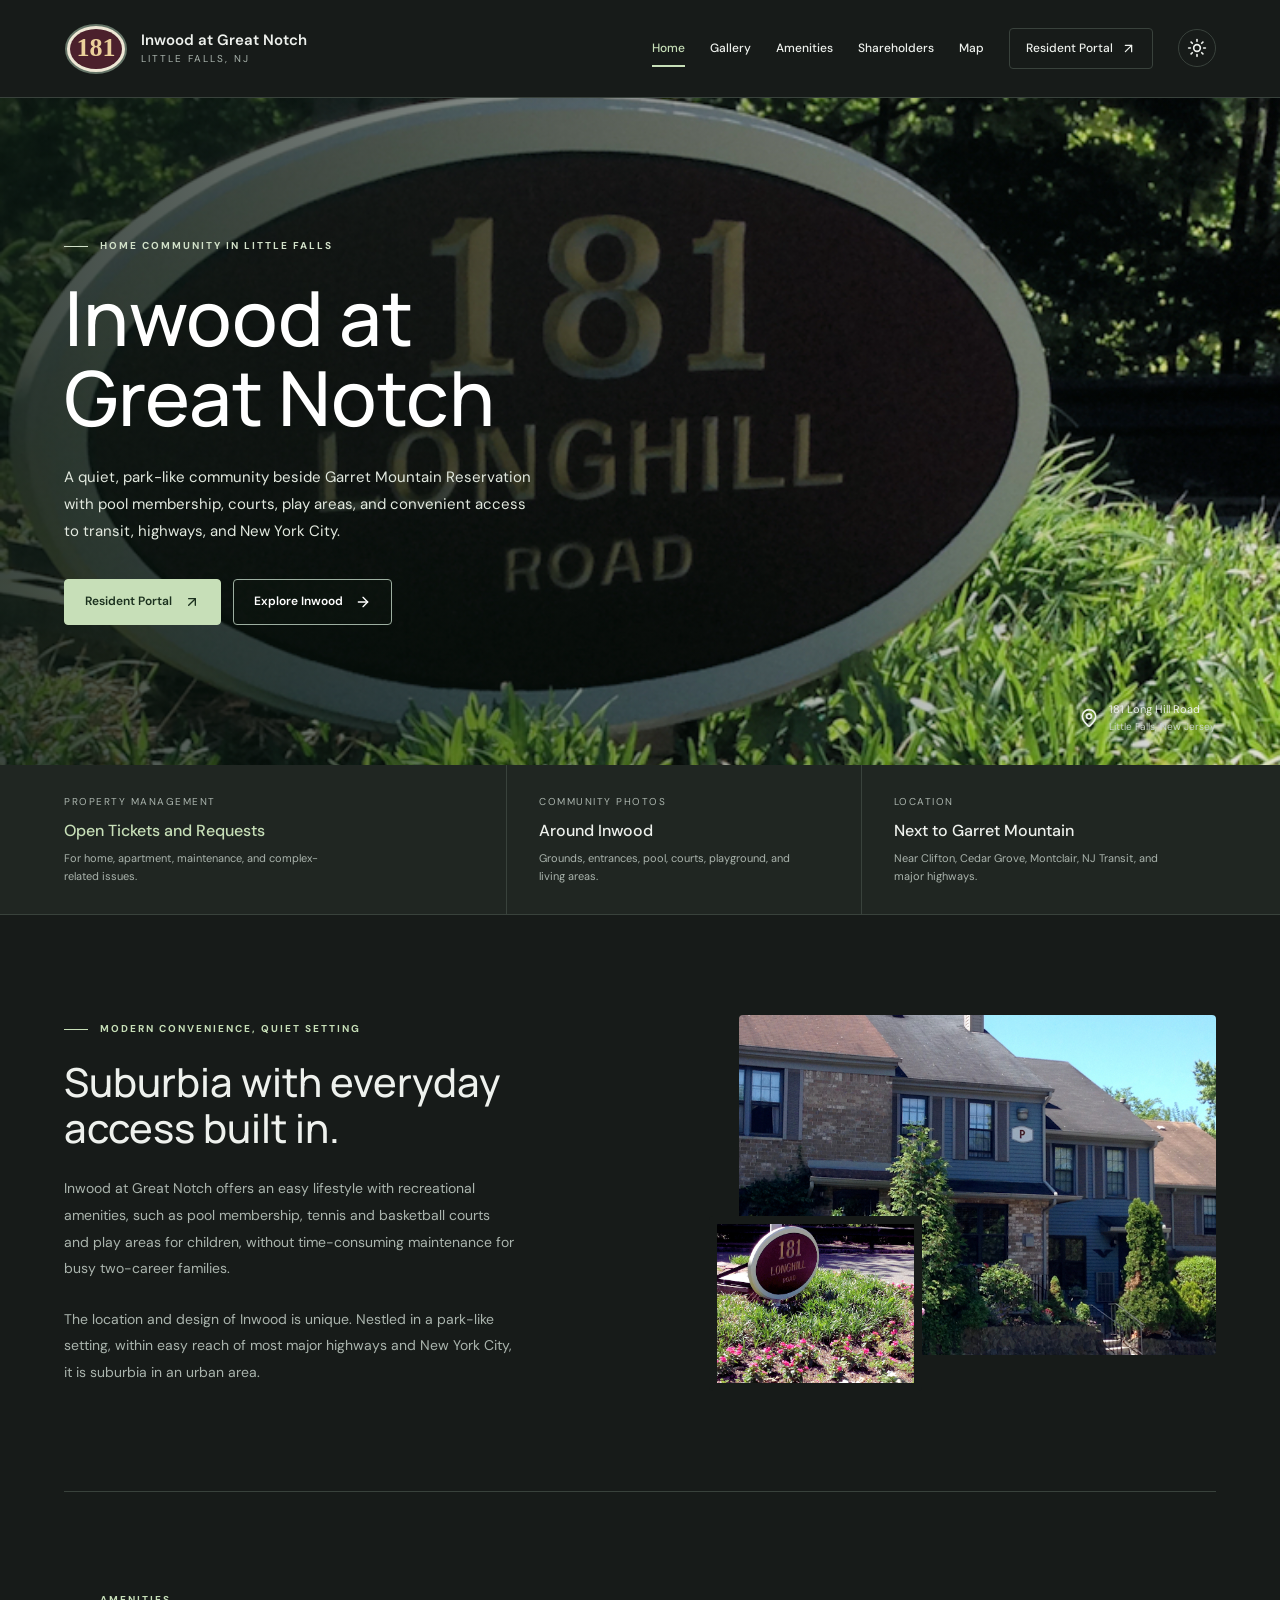
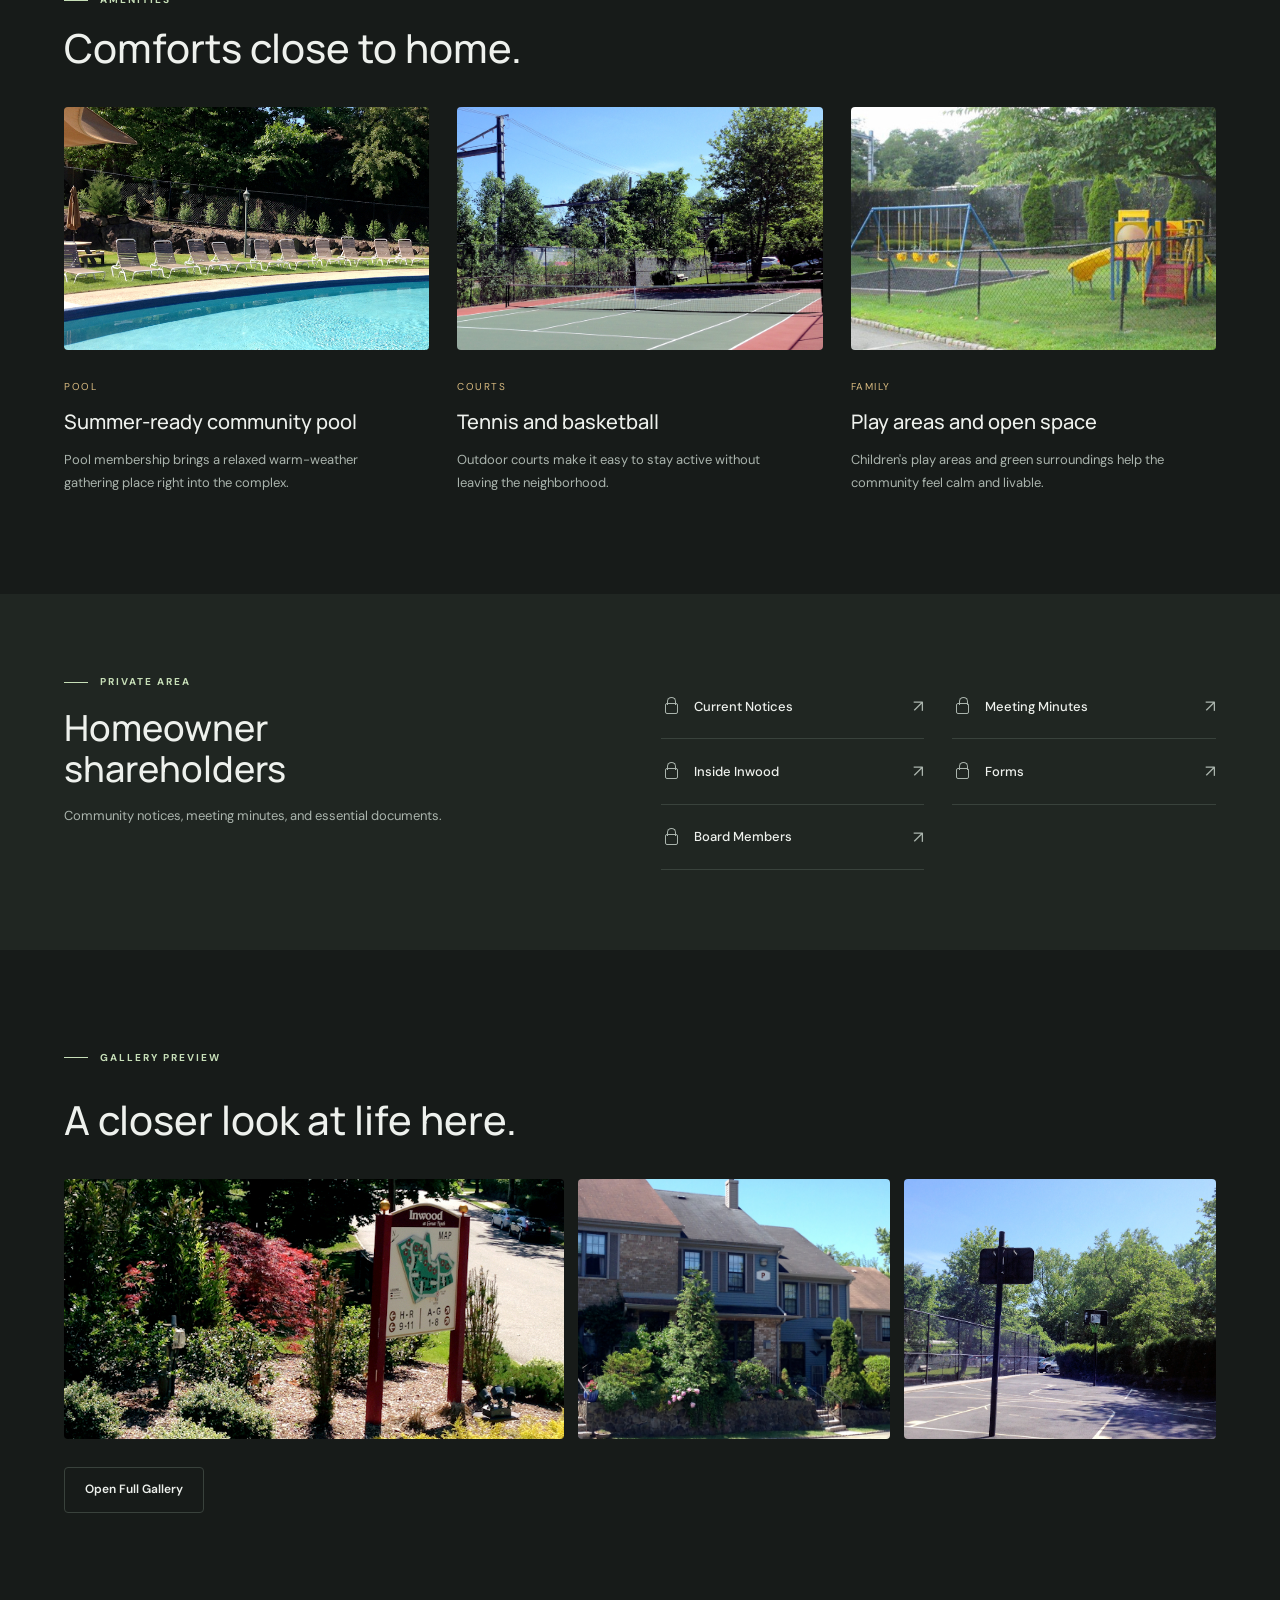
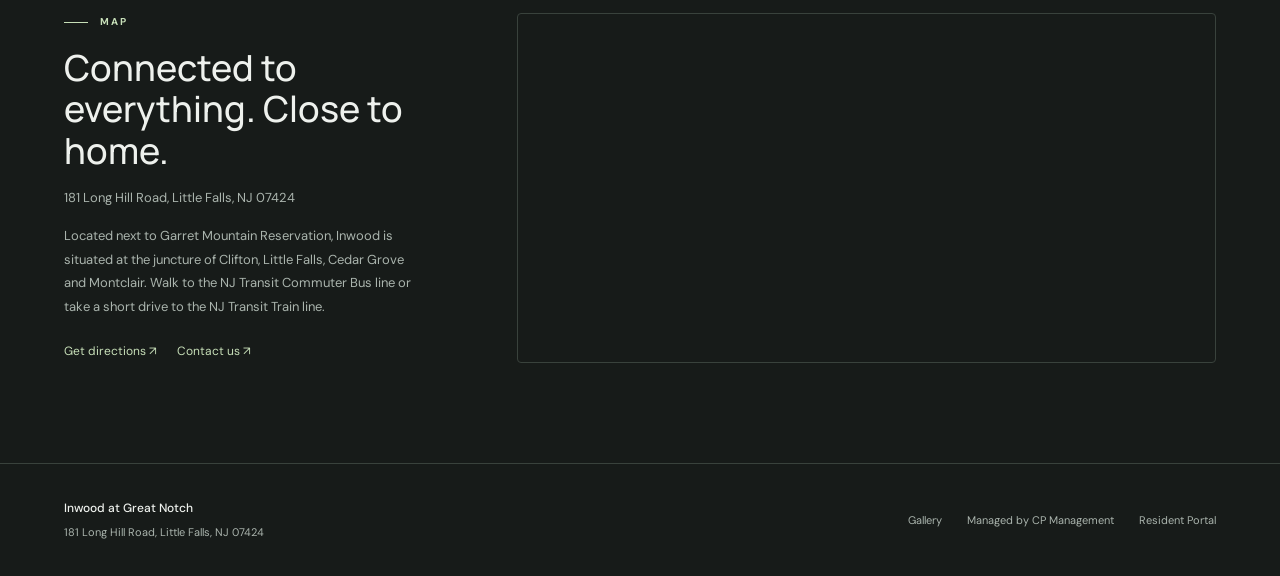
<file: index.html>
<!doctype html>
<html lang="en">
  <head>
    <meta charset="utf-8" />
    <meta name="viewport" content="width=device-width, initial-scale=1" />
    <meta
      name="description"
      content="Inwood at Great Notch, a home community in Little Falls, New Jersey."
    />
    <title>Inwood at Great Notch | Little Falls, NJ</title>
    <link rel="icon" type="image/png" sizes="32x32" href="./assets/favicon-32.png" />
    <link rel="icon" type="image/svg+xml" href="./assets/favicon.svg" />
    <link rel="apple-touch-icon" sizes="180x180" href="./assets/apple-touch-icon.png" />
    <link rel="preconnect" href="https://fonts.googleapis.com" />
    <link rel="preconnect" href="https://fonts.gstatic.com" crossorigin />
    <link rel="stylesheet" href="./styles.css" />
  </head>
  <body>
    <header class="site-header">
      <a
        class="brand"
        href="./index.html"
        aria-label="Inwood at Great Notch home"
      >
        <img class="brand-mark" src="./assets/favicon.svg" width="64" height="64" alt="181 Long Hill Road" />
        <span class="brand-copy">
          <strong>Inwood at Great Notch</strong>
          <small>Little Falls, NJ</small>
        </span>
      </a>

      <button
        class="menu-toggle"
        type="button"
        aria-label="Open navigation"
        aria-expanded="false"
        data-menu-toggle
      >
        <i data-lucide="menu" class="icon" aria-hidden="true"></i>
      </button>

      <nav class="nav-links" aria-label="Primary navigation" data-nav>
        <a href="./index.html" aria-current="page">Home</a>
        <a href="./gallery.html">Gallery</a>
        <a href="#amenities">Amenities</a>
        <a href="#shareholders">Shareholders</a>
        <a href="#location">Map</a>
        <a
          class="nav-portal"
          href="https://portal.cp-management.com/public"
          target="_blank"
          rel="noreferrer"
          >Resident Portal
          <i data-lucide="arrow-up-right" class="icon" aria-hidden="true"></i
        ></a>
        <button
          class="theme-toggle"
          type="button"
          aria-label="Switch color mode"
          data-theme-toggle
        >
          <i
            data-lucide="sun"
            class="icon"
            aria-hidden="true"
            data-theme-icon
          ></i>
          <span data-theme-label>Light</span>
        </button>
      </nav>
    </header>

    <main>
      <section class="hero">
        <div class="hero-backdrop" aria-hidden="true">
          <img src="./assets/gallery/address.jpg" alt="" />
        </div>
        <div class="hero-inner">
          <div class="hero-copy">
            <p class="eyebrow">Home community in Little Falls</p>
            <h1><span>Inwood at</span><span>Great Notch</span></h1>
            <p>
              A quiet, park-like community beside Garret Mountain Reservation
              with pool membership, courts, play areas, and convenient access to
              transit, highways, and New York City.
            </p>
            <div class="hero-actions">
              <a
                class="button primary"
                href="https://portal.cp-management.com/public"
                target="_blank"
                rel="noreferrer"
                >Resident Portal
                <i
                  data-lucide="arrow-up-right"
                  class="icon"
                  aria-hidden="true"
                ></i
              ></a>
              <a class="button ghost" href="./gallery.html"
                >Explore Inwood
                <i data-lucide="arrow-right" class="icon" aria-hidden="true"></i
              ></a>
            </div>
          </div>
        </div>
        <a class="hero-address" href="#location"
          ><i data-lucide="map-pin" class="icon" aria-hidden="true"></i
          ><span
            >181 Long Hill Road<small>Little Falls, New Jersey</small></span
          ></a
        >
      </section>

      <section class="action-strip" aria-label="Important resident links">
        <a
          class="action-card featured"
          href="https://portal.cp-management.com/public"
          target="_blank"
          rel="noreferrer"
        >
          <span>Property Management</span>
          <strong>Open Tickets and Requests</strong>
          <small
            >For home, apartment, maintenance, and complex-related
            issues.</small
          >
        </a>
        <a class="action-card" href="./gallery.html">
          <span>Community Photos</span>
          <strong>Around Inwood</strong>
          <small
            >Grounds, entrances, pool, courts, playground, and living
            areas.</small
          >
        </a>
        <div class="action-card">
          <span>Location</span>
          <strong>Next to Garret Mountain</strong>
          <small
            >Near Clifton, Cedar Grove, Montclair, NJ Transit, and major
            highways.</small
          >
        </div>
      </section>

      <section class="section intro-section">
        <div class="section-copy">
          <p class="eyebrow">Modern Convenience, Quiet Setting</p>
          <h2>Suburbia with everyday access built in.</h2>
          <p>
            Inwood at Great Notch offers an easy lifestyle with recreational
            amenities, such as pool membership, tennis and basketball courts and
            play areas for children, without time-consuming maintenance for busy
            two-career families.
          </p>
          <p>
            The location and design of Inwood is unique. Nestled in a park-like
            setting, within easy reach of most major highways and New York City,
            it is suburbia in an urban area.
          </p>
        </div>
        <div class="image-stack" aria-label="Community scenery">
          <img
            class="image-stack-large"
            src="./assets/gallery/living-at-inwood.jpg"
            alt="Homes at Inwood"
            loading="lazy"
          />
          <img
            class="image-stack-small"
            src="./assets/gallery/inwood-entrance-2.jpg"
            alt="Inwood entrance"
            loading="lazy"
          />
        </div>
      </section>

      <section class="section" id="amenities">
        <div class="section-heading">
          <p class="eyebrow">Amenities</p>
          <h2>Comforts close to home.</h2>
        </div>
        <div class="amenity-grid">
          <article class="amenity-card">
            <img src="./assets/gallery/pool-3.jpg" alt="Pool at Inwood" />
            <div>
              <span>Pool</span>
              <h3>Summer-ready community pool</h3>
              <p>
                Pool membership brings a relaxed warm-weather gathering place
                right into the complex.
              </p>
            </div>
          </article>
          <article class="amenity-card">
            <img
              src="./assets/gallery/tennis.jpg"
              alt="Tennis courts at Inwood"
            />
            <div>
              <span>Courts</span>
              <h3>Tennis and basketball</h3>
              <p>
                Outdoor courts make it easy to stay active without leaving the
                neighborhood.
              </p>
            </div>
          </article>
          <article class="amenity-card">
            <img
              src="./assets/gallery/playground-inwood.jpg"
              alt="Playground at Inwood"
            />
            <div>
              <span>Family</span>
              <h3>Play areas and open space</h3>
              <p>
                Children's play areas and green surroundings help the community
                feel calm and livable.
              </p>
            </div>
          </article>
        </div>
      </section>

      <section class="section shareholders-section" id="shareholders">
        <div class="section-heading">
          <p class="eyebrow">Private Area</p>
          <h2>Homeowner shareholders</h2>
          <p>Community notices, meeting minutes, and essential documents.</p>
        </div>
        <div class="shareholder-grid">
          <a
            class="shareholder-card"
            href="http://www.inwoodatgreatnotch.com/shareHolders/notices.shtml"
          >
            <span class="lock-icon" aria-hidden="true"></span>
            <strong>Current Notices</strong>
          </a>
          <a
            class="shareholder-card"
            href="http://www.inwoodatgreatnotch.com/shareHolders/minutes.shtml"
          >
            <span class="lock-icon" aria-hidden="true"></span>
            <strong>Meeting Minutes</strong>
          </a>
          <a
            class="shareholder-card"
            href="http://www.inwoodatgreatnotch.com/shareHolders/inside.shtml"
          >
            <span class="lock-icon" aria-hidden="true"></span>
            <strong>Inside Inwood</strong>
          </a>
          <a
            class="shareholder-card"
            href="http://www.inwoodatgreatnotch.com/shareHolders/forms.shtml"
          >
            <span class="lock-icon" aria-hidden="true"></span>
            <strong>Forms</strong>
          </a>
          <a
            class="shareholder-card"
            href="http://www.inwoodatgreatnotch.com/boardMembers/boardMembers.shtml"
          >
            <span class="lock-icon" aria-hidden="true"></span>
            <strong>Board Members</strong>
          </a>
        </div>
      </section>

      <section class="section photo-preview">
        <div class="section-heading">
          <p class="eyebrow">Gallery Preview</p>
          <h2>A closer look at life here.</h2>
        </div>
        <div class="preview-grid">
          <img
            src="./assets/gallery/inwood-entrance-3.jpg"
            alt="Inwood entrance"
          />
          <img
            src="./assets/gallery/living-at-inwood.jpg"
            alt="Living at Inwood"
          />
          <img
            src="./assets/gallery/basketball.jpg"
            alt="Basketball court at Inwood"
          />
          <img src="./assets/gallery/pool.jpg" alt="Pool at Inwood" />
        </div>
        <a class="button ghost centered" href="./gallery.html"
          >Open Full Gallery</a
        >
      </section>

      <section class="section location-section" id="location">
        <div class="section-heading">
          <p class="eyebrow">Map</p>
          <h2>Connected to everything. Close to home.</h2>
          <p>181 Long Hill Road, Little Falls, NJ 07424</p>
          <p>
            Located next to Garret Mountain Reservation, Inwood is situated at
            the juncture of Clifton, Little Falls, Cedar Grove and Montclair.
            Walk to the NJ Transit Commuter Bus line or take a short drive to
            the NJ Transit Train line.
          </p>
          <div class="location-links">
            <a
              href="https://www.google.com/maps/dir/?api=1&destination=181+Long+Hill+Road+Little+Falls+NJ+07424"
              target="_blank"
              rel="noreferrer"
              >Get directions &nearr;</a
            ><a
              href="http://www.inwoodatgreatnotch.com/cgi-bin/contact.cgi?page=inquires"
              >Contact us &nearr;</a
            >
          </div>
        </div>
        <div class="map-panel">
          <iframe
            title="Map to Inwood at Great Notch"
            src="https://www.google.com/maps?q=181%20Long%20Hill%20Road%2C%20Little%20Falls%2C%20NJ%2007424&output=embed"
            loading="lazy"
            referrerpolicy="no-referrer-when-downgrade"
          >
          </iframe>
        </div>
      </section>
    </main>

    <footer class="site-footer">
      <div>
        <strong>Inwood at Great Notch</strong>
        <span>181 Long Hill Road, Little Falls, NJ 07424</span>
      </div>
      <div class="footer-links">
        <a href="./gallery.html">Gallery</a>
        <a
          href="https://www.cp-management.com/"
          target="_blank"
          rel="noreferrer"
          >Managed by CP Management</a
        >
        <a
          href="https://portal.cp-management.com/public"
          target="_blank"
          rel="noreferrer"
          >Resident Portal</a
        >
      </div>
    </footer>

    <script src="./assets/lucide.min.js"></script>
    <script src="./script.js"></script>
  </body>
</html>
</file>
<file: styles.css>
@import url("https://fonts.googleapis.com/css2?family=DM+Sans:wght@400;500;600;700&family=Manrope:wght@400;500;600;700;800&display=swap");
:root {
  color-scheme: dark;
  --bg: #171b19;
  --surface: #202622;
  --text: #eef1ed;
  --muted: #aab4ad;
  --line: #39423c;
  --accent: #c7dfb8;
  --accent-text: #1b301e;
  --gold: #d9bb80;
}
body.light {
  color-scheme: light;
  --bg: #f7f9f6;
  --surface: #eaf0e7;
  --text: #202c23;
  --muted: #59665c;
  --line: #d3ddd0;
  --accent: #355e40;
  --accent-text: #fff;
  --gold: #826426;
}
* {
  box-sizing: border-box;
}
html {
  scroll-behavior: smooth;
  scroll-padding-top: 100px;
}
body {
  margin: 0;
  background: var(--bg);
  color: var(--text);
  font-family: "DM Sans", sans-serif;
  line-height: 1.65;
  letter-spacing: 0;
}
a {
  color: inherit;
  text-decoration: none;
}
button {
  font: inherit;
  color: inherit;
  cursor: pointer;
}
img {
  display: block;
  width: 100%;
  object-fit: cover;
}
button:focus-visible,
a:focus-visible {
  outline: 3px solid var(--gold);
  outline-offset: 5px;
}
h1,
h2,
h3,
p {
  margin: 0;
}
h1,
h2,
h3 {
  font-family: Manrope, sans-serif;
  font-weight: 500;
  line-height: 1.15;
  letter-spacing: 0;
}
p {
  color: var(--muted);
}
[hidden],
.is-hidden {
  display: none !important;
}
.icon {
  width: 20px;
  height: 20px;
  flex-shrink: 0;
}
.site-header {
  height: 98px;
  display: flex;
  align-items: center;
  justify-content: space-between;
  gap: 24px;
  padding: 0 5%;
  background: var(--bg);
  border-bottom: 1px solid var(--line);
  position: relative;
  z-index: 20;
}
.brand {
  display: flex;
  gap: 13px;
  align-items: center;
}
.brand-mark {
  width: 64px;
  height: 64px;
  object-fit: contain;
  flex-shrink: 0;
}
.brand-copy {
  display: flex;
  flex-direction: column;
}
.brand-copy strong {
  font-size: 15px;
  line-height: 1.4;
  font-weight: 600;
}
.brand-copy small {
  font-size: 10px;
  text-transform: uppercase;
  letter-spacing: 2px;
  color: var(--muted);
}
.nav-links {
  display: flex;
  align-items: center;
  gap: 25px;
  font-size: 12px;
  font-weight: 500;
}
.nav-links > a:not(.nav-portal) {
  padding: 10px 0;
  position: relative;
}
.nav-links a:hover,
.nav-links a[aria-current] {
  color: var(--accent);
}
.nav-links a[aria-current]:after {
  content: "";
  position: absolute;
  height: 2px;
  left: 0;
  right: 0;
  bottom: 1px;
  background: var(--accent);
}
.nav-portal {
  border: 1px solid var(--line);
  padding: 10px 16px;
  display: flex;
  align-items: center;
  gap: 8px;
  border-radius: 4px;
}
.nav-portal .icon {
  width: 15px;
  height: 15px;
}
.theme-toggle,
.menu-toggle {
  display: grid;
  place-items: center;
  background: none;
  border: 1px solid var(--line);
  border-radius: 50%;
  width: 38px;
  height: 38px;
  flex-shrink: 0;
}
.theme-toggle:hover {
  background: var(--surface);
}
[data-theme-label] {
  display: none;
}
.menu-toggle {
  display: none;
}
.hero {
  position: relative;
  isolation: isolate;
  min-height: 640px;
  height: calc(85vh - 98px);
  max-height: 850px;
  display: flex;
  align-items: center;
  color: #fff;
}
.hero-backdrop {
  position: absolute;
  inset: 0;
  z-index: -2;
}
.hero-backdrop img {
  height: 100%;
  object-position: center 15%;
}
.hero:before {
  content: "";
  position: absolute;
  inset: 0;
  background: linear-gradient(
    90deg,
    rgba(9, 22, 15, 0.79),
    rgba(9, 22, 15, 0.3) 68%,
    rgba(9, 22, 15, 0.12)
  );
  z-index: -1;
}
.hero-inner {
  width: 90%;
  max-width: 1360px;
  margin: auto;
  padding: 64px 0;
}
.hero-copy {
  max-width: 650px;
}
.eyebrow {
  text-transform: uppercase;
  letter-spacing: 2px;
  font-size: 10px;
  font-weight: 700;
  display: flex;
  align-items: center;
  gap: 12px;
  color: var(--accent);
  margin-bottom: 22px;
}
.eyebrow:before {
  content: "";
  width: 24px;
  height: 1px;
  background: currentColor;
}
.hero .eyebrow {
  color: #d2e1c9;
}
.hero h1 {
  font-size: 76px;
  line-height: 1.06;
  margin-bottom: 26px;
  font-weight: 500;
}
.hero h1 span {
  display: block;
}
.hero-copy > p:not(.eyebrow) {
  font-size: 15px;
  line-height: 1.8;
  max-width: 480px;
  color: #e2e9df;
}
.hero-actions {
  display: flex;
  gap: 12px;
  align-items: center;
  margin-top: 34px;
}
.button {
  display: inline-flex;
  align-items: center;
  justify-content: center;
  gap: 12px;
  min-height: 46px;
  padding: 12px 20px;
  border: 1px solid var(--line);
  border-radius: 4px;
  font-size: 12px;
  font-weight: 600;
  transition: background 0.2s;
}
.button .icon {
  width: 16px;
  height: 16px;
}
.primary {
  background: var(--accent);
  color: var(--accent-text);
  border-color: var(--accent);
}
.primary:hover {
  filter: brightness(1.07);
}
.ghost:hover {
  background: var(--surface);
}
.hero .primary {
  background: #c7dfb8;
  color: #1b301e;
  border-color: #c7dfb8;
}
.hero .ghost {
  border-color: #9dafa1;
  background: rgba(20, 34, 24, 0.2);
  color: #fff;
}
.hero .ghost:hover {
  background: rgba(20, 34, 24, 0.6);
}
.hero-address {
  position: absolute;
  bottom: 30px;
  right: 5%;
  font-size: 11px;
  display: flex;
  align-items: center;
  gap: 10px;
  color: #eef1ed;
}
.hero-address span {
  display: block;
}
.hero-address small {
  display: block;
  color: #c8d4cb;
  font-size: 10px;
}
.action-strip {
  display: grid;
  grid-template-columns: 1.25fr 1fr 1fr;
  padding: 0 5%;
  background: var(--surface);
  border-bottom: 1px solid var(--line);
}
.action-card {
  padding: 29px 32px;
  border-right: 1px solid var(--line);
  display: flex;
  flex-direction: column;
}
.action-card:first-child {
  padding-left: 0;
}
.action-card:last-child {
  border: 0;
}
.action-card > span {
  font-size: 10px;
  text-transform: uppercase;
  letter-spacing: 1.5px;
  color: var(--muted);
  margin-bottom: 7px;
}
.action-card strong {
  font-size: 16px;
  font-weight: 500;
  margin-bottom: 5px;
}
.action-card small {
  font-size: 11px;
  color: var(--muted);
  max-width: 270px;
}
.action-card.featured strong,
.action-card:hover strong {
  color: var(--accent);
}
.section {
  width: 90%;
  max-width: 1360px;
  margin: 0 auto;
  padding: 100px 0;
}
.section h2 {
  font-size: 40px;
  max-width: 650px;
}
.section-heading {
  margin-bottom: 36px;
}
.section-heading .eyebrow {
  margin-bottom: 16px;
}
.section-heading > p:not(.eyebrow) {
  font-size: 13px;
  margin-top: 15px;
}
.intro-section {
  display: grid;
  grid-template-columns: 1fr 1fr;
  gap: 12%;
  align-items: center;
}
.section-copy > p:not(.eyebrow) {
  margin-top: 24px;
  font-size: 14px;
  line-height: 1.9;
  max-width: 450px;
}
.image-stack {
  position: relative;
  padding: 0 0 36px 30px;
}
.image-stack-large {
  height: 340px;
  border-radius: 4px;
}
.image-stack-small {
  position: absolute;
  bottom: 0;
  left: 0;
  width: 42%;
  height: 175px;
  border: 8px solid var(--bg);
  border-radius: 4px;
}
.section#amenities {
  border-top: 1px solid var(--line);
}
.amenity-grid {
  display: grid;
  grid-template-columns: repeat(3, minmax(0, 1fr));
  gap: 28px;
}
.amenity-card {
  overflow: hidden;
}
.amenity-card > img {
  aspect-ratio: 1.5;
  border-radius: 4px;
}
.amenity-card > div {
  padding: 22px 0 0;
}
.amenity-card span {
  font-size: 10px;
  text-transform: uppercase;
  letter-spacing: 1.5px;
  color: var(--gold);
}
.amenity-card h3 {
  font-size: 20px;
  line-height: 1.4;
  margin: 9px 0 12px;
}
.amenity-card p {
  font-size: 13px;
  line-height: 1.8;
  max-width: 340px;
}
.shareholders-section {
  width: 100%;
  max-width: none;
  background: var(--surface);
  padding: 80px 5%;
  display: grid;
  grid-template-columns: 1fr 1.1fr;
  gap: 8%;
}
.shareholders-section .section-heading {
  margin: 0;
}
.shareholders-section h2 {
  font-size: 36px;
  max-width: 360px;
}
.shareholder-grid {
  display: grid;
  grid-template-columns: 1fr 1fr;
  gap: 0 28px;
}
.shareholder-card {
  display: flex;
  align-items: center;
  gap: 12px;
  padding: 18px 0;
  border-bottom: 1px solid var(--line);
}
.shareholder-card strong {
  font-size: 13px;
  font-weight: 500;
}
.shareholder-card:after {
  content: "\2197";
  margin-left: auto;
  color: var(--muted);
  font-size: 17px;
}
.shareholder-card:hover {
  color: var(--accent);
}
.lock-icon {
  position: relative;
  width: 13px;
  height: 11px;
  border: 1.5px solid var(--muted);
  border-radius: 2px;
  margin: 5px 4px 0;
  flex-shrink: 0;
}
.lock-icon:before {
  content: "";
  position: absolute;
  width: 7px;
  height: 7px;
  border: 1.5px solid var(--muted);
  border-bottom: none;
  left: 1.5px;
  top: -7px;
  border-radius: 5px 5px 0 0;
}
.photo-preview .section-heading {
  display: flex;
  flex-wrap: wrap;
  align-items: end;
  justify-content: space-between;
  gap: 15px;
}
.photo-preview .section-heading .eyebrow {
  width: 100%;
}
.photo-preview h2 {
  max-width: 750px;
}
.preview-grid {
  display: grid;
  grid-template-columns: 1.6fr 1fr 1fr;
  gap: 14px;
}
.preview-grid img {
  height: 260px;
  border-radius: 4px;
}
.preview-grid img:last-child {
  display: none;
}
.centered {
  margin: 28px 0 0;
}
.location-section {
  padding-top: 0;
  display: grid;
  grid-template-columns: 0.8fr 1.5fr;
  gap: 7%;
  align-items: center;
}
.location-section h2 {
  font-size: 36px;
}
.location-section .section-heading {
  margin: 0;
}
.location-section p:not(.eyebrow) {
  max-width: 350px;
  line-height: 1.8;
}
.map-panel {
  border: 1px solid var(--line);
  height: 350px;
  border-radius: 4px;
  overflow: hidden;
}
.map-panel iframe {
  border: 0;
  width: 100%;
  height: 100%;
  display: block;
}
.location-links {
  display: flex;
  flex-wrap: wrap;
  gap: 20px;
  font-size: 12px;
  margin-top: 24px;
  color: var(--accent);
}
.site-footer {
  border-top: 1px solid var(--line);
  padding: 35px 5%;
  display: flex;
  justify-content: space-between;
  align-items: center;
  gap: 30px;
  font-size: 12px;
}
.site-footer > div:first-child {
  display: flex;
  flex-direction: column;
  gap: 4px;
}
.site-footer strong {
  font-weight: 500;
}
.site-footer span {
  color: var(--muted);
  font-size: 11px;
}
.footer-links {
  display: flex;
  flex-wrap: wrap;
  gap: 25px;
  font-size: 11px;
  color: var(--muted);
}
.footer-links a:hover {
  color: var(--accent);
}
.gallery-hero {
  width: 90%;
  max-width: 1360px;
  margin: auto;
  padding: 75px 0 45px;
  border-bottom: 1px solid var(--line);
}
.gallery-hero h1 {
  font-size: 48px;
  max-width: 720px;
  margin: 0 0 20px;
}
.gallery-hero p:not(.eyebrow) {
  font-size: 14px;
  max-width: 550px;
}
.gallery-tools {
  display: flex;
  gap: 6px;
  width: 90%;
  max-width: 1360px;
  margin: 30px auto;
  flex-wrap: wrap;
}
.filter-button {
  padding: 9px 18px;
  background: none;
  border: 1px solid transparent;
  border-radius: 4px;
  color: var(--muted);
  font-size: 12px;
}
.filter-button.active {
  background: var(--surface);
  border-color: var(--line);
  color: var(--text);
}
.filter-button:hover {
  color: var(--accent);
}
.photo-grid {
  display: grid;
  grid-template-columns: repeat(3, minmax(0, 1fr));
  gap: 24px;
  width: 90%;
  max-width: 1360px;
  margin: 0 auto 80px;
}
.photo-tile {
  border: 0;
  padding: 0;
  background: none;
  text-align: left;
  min-width: 0;
  position: relative;
}
.photo-tile img {
  height: 245px;
  border-radius: 4px;
}
.photo-tile:hover img {
  filter: brightness(1.15);
}
.photo-tile span {
  display: block;
  font-size: 12px;
  color: var(--muted);
  padding: 12px 0 4px;
}
.photo-tile:after {
  content: "\2197";
  position: absolute;
  right: 12px;
  top: 12px;
  width: 28px;
  height: 28px;
  background: #172119c9;
  border: 1px solid #ffffff66;
  border-radius: 50%;
  color: #fff;
  display: grid;
  place-items: center;
}
.lightbox {
  position: fixed;
  inset: 0;
  z-index: 100;
  background: rgba(8, 13, 10, 0.96);
  display: flex;
  align-items: center;
  justify-content: center;
  padding: 70px 70px 40px;
}
.lightbox figure {
  margin: 0;
  max-width: 1100px;
  width: 100%;
  text-align: center;
}
.lightbox figure img {
  max-height: 75vh;
  object-fit: contain;
}
.lightbox figcaption {
  font-size: 13px;
  color: #dce6d9;
  margin-top: 15px;
}
.lightbox-close,
.lightbox-prev,
.lightbox-next {
  position: absolute;
  border: 1px solid #59685a;
  border-radius: 50%;
  background: #202820;
  color: #fff;
  width: 42px;
  height: 42px;
  display: grid;
  place-items: center;
}
.lightbox-close {
  right: 24px;
  top: 24px;
}
.lightbox-prev {
  left: 15px;
  top: 50%;
}
.lightbox-next {
  right: 15px;
  top: 50%;
}
@media (max-width: 1100px) {
  .site-header {
    height: 84px;
  }
  .nav-links {
    gap: 15px;
    font-size: 11px;
  }
  .nav-links > a[href$="#amenities"],
  .nav-links > a[href$="#location"] {
    display: none;
  }
  .hero {
    height: auto;
    min-height: 610px;
  }
  .hero h1 {
    font-size: 64px;
  }
  .section {
    padding: 75px 0;
  }
  .intro-section {
    gap: 7%;
  }
  .section h2 {
    font-size: 34px;
  }
  .shareholders-section {
    padding: 65px 5%;
  }
  .location-section {
    padding-top: 0;
  }
  .gallery-hero h1 {
    font-size: 42px;
  }
}
@media (max-width: 760px) {
  html {
    scroll-padding-top: 80px;
  }
  .site-header {
    height: 78px;
    padding: 0 6%;
    gap: 14px;
  }
  .brand-copy strong {
    font-size: 13px;
  }
  .brand-copy small {
    font-size: 9px;
  }
  .brand-mark {
    width: 48px;
    height: 48px;
  }
  .menu-toggle {
    display: grid;
    margin-left: auto;
  }
  .nav-links {
    display: none;
    position: absolute;
    top: 78px;
    left: 0;
    right: 0;
    background: var(--bg);
    padding: 20px 6% 26px;
    border-bottom: 1px solid var(--line);
    flex-direction: column;
    align-items: stretch;
    gap: 10px;
    font-size: 14px;
  }
  .nav-open .nav-links {
    display: flex;
  }
  .nav-links > a[href] {
    display: block !important;
  }
  .nav-links > a[aria-current]:after {
    display: none;
  }
  .nav-links .nav-portal {
    display: flex !important;
    justify-content: center;
  }
  .hero {
    min-height: 610px;
    align-items: flex-start;
  }
  .hero-inner {
    width: 88%;
    padding: 68px 0 120px;
  }
  .hero h1 {
    font-size: 52px;
    max-width: 100%;
    margin-bottom: 22px;
  }
  .hero-copy > p:not(.eyebrow) {
    font-size: 14px;
    max-width: 360px;
  }
  .hero .eyebrow {
    font-size: 9px;
    letter-spacing: 1.5px;
  }
  .hero-actions {
    gap: 10px;
    flex-wrap: wrap;
    margin-top: 27px;
  }
  .button {
    font-size: 11px;
    padding: 12px 15px;
  }
  .hero-address {
    bottom: 30px;
    left: 6%;
    right: auto;
  }
  .hero:before {
    background: rgba(9, 22, 15, 0.65);
  }
  .action-strip {
    grid-template-columns: 1fr;
    padding: 0 6%;
  }
  .action-card,
  .action-card:first-child {
    padding: 22px 0;
    border-right: none;
    border-bottom: 1px solid var(--line);
  }
  .action-card:last-child {
    border-bottom: 0;
  }
  .action-card small {
    max-width: 100%;
  }
  .section {
    width: 88%;
    padding: 58px 0;
  }
  .section h2 {
    font-size: 30px;
  }
  .intro-section {
    grid-template-columns: 1fr;
    gap: 32px;
  }
  .section-copy > p:not(.eyebrow) {
    margin-top: 20px;
    max-width: 100%;
  }
  .image-stack {
    padding: 0 0 25px 20px;
  }
  .image-stack-large {
    height: 280px;
  }
  .image-stack-small {
    height: 140px;
  }
  .amenity-grid {
    grid-template-columns: 1fr;
    gap: 36px;
  }
  .amenity-card > img {
    aspect-ratio: 1.7;
  }
  .amenity-card > div {
    padding-top: 17px;
  }
  .amenity-card h3 {
    font-size: 20px;
  }
  .amenity-card p {
    max-width: 100%;
  }
  .shareholders-section {
    width: 100%;
    padding: 55px 6%;
    grid-template-columns: 1fr;
    gap: 26px;
  }
  .shareholder-grid {
    gap: 0 20px;
  }
  .shareholder-card strong {
    font-size: 12px;
  }
  .shareholders-section h2 {
    font-size: 30px;
  }
  .preview-grid {
    grid-template-columns: 1fr 1fr;
    gap: 12px;
  }
  .preview-grid img {
    height: 150px;
  }
  .preview-grid img:first-child {
    grid-column: 1/-1;
    height: 220px;
  }
  .photo-preview .section-heading {
    display: block;
  }
  .photo-preview h2 {
    font-size: 30px;
  }
  .location-section {
    grid-template-columns: 1fr;
    gap: 28px;
    padding-top: 0;
  }
  .map-panel {
    height: 300px;
  }
  .site-footer {
    padding: 28px 6%;
    align-items: flex-start;
    flex-direction: column;
    gap: 22px;
  }
  .footer-links {
    gap: 18px;
  }
  .gallery-hero {
    width: 88%;
    padding: 48px 0 30px;
  }
  .gallery-hero h1 {
    font-size: 34px;
  }
  .gallery-tools {
    width: 88%;
    margin: 22px auto;
  }
  .filter-button {
    padding: 8px 12px;
    font-size: 11px;
  }
  .photo-grid {
    width: 88%;
    grid-template-columns: 1fr 1fr;
    gap: 18px 12px;
    margin-bottom: 50px;
  }
  .photo-tile img {
    height: 160px;
  }
  .photo-tile span {
    font-size: 11px;
  }
  .lightbox {
    padding: 70px 48px 35px;
  }
}
@media (max-width: 370px) {
  .hero h1 {
    font-size: 44px;
  }
  .brand-copy strong {
    font-size: 11px;
  }
  .shareholder-grid {
    grid-template-columns: 1fr;
  }
  .photo-grid {
    grid-template-columns: 1fr;
  }
  .photo-tile img {
    height: 230px;
  }
}
@media (prefers-reduced-motion: reduce) {
  html {
    scroll-behavior: auto;
  }
  * {
    transition: none !important;
  }
}
</file>
